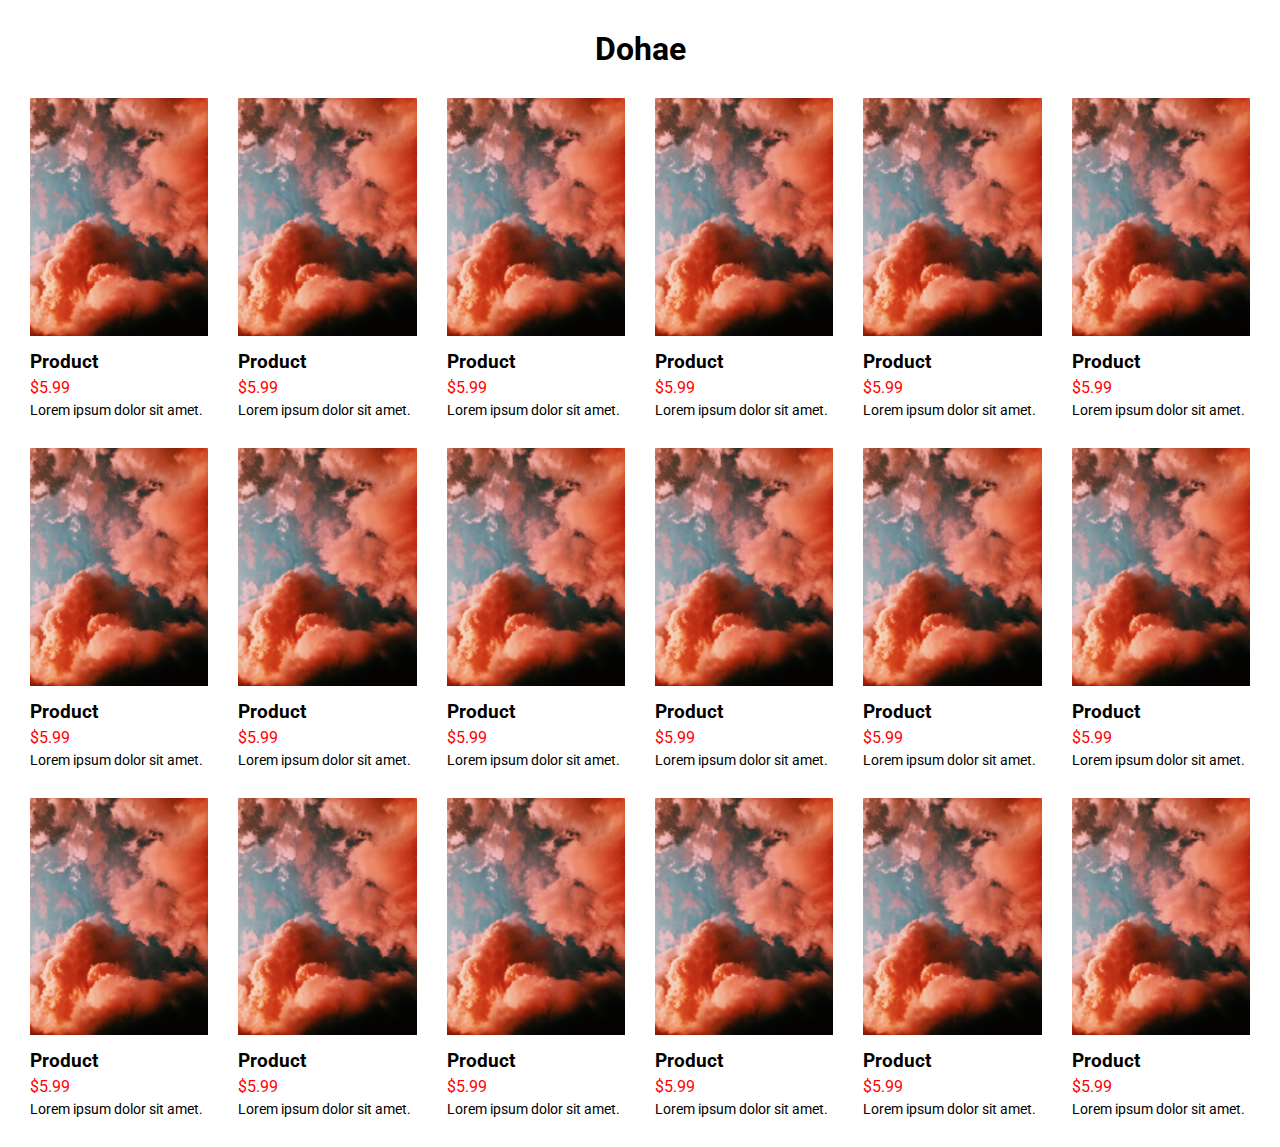
<file: 10-products-list/index.html>
<!DOCTYPE html>
<html lang="en">
  <head>
    <meta charset="UTF-8" />
    <meta http-equiv="X-UA-Compatible" content="IE=edge" />
    <meta name="viewport" content="width=device-width, initial-scale=1.0" />
    <link rel="stylesheet" href="style.css" />
    <link rel="preconnect" href="https://fonts.googleapis.com" />
    <link rel="preconnect" href="https://fonts.gstatic.com" crossorigin />
    <link
      href="https://fonts.googleapis.com/css2?family=Roboto:wght@300;700&display=swap"
      rel="stylesheet"
    />
    <title>Document</title>
  </head>

  <body>
    <header>
      <h1>Dohae</h1>
    </header>

    <main>
      <section>
        <img src="../assets/poster.jpeg" alt="Product" />
        <div>
          <h3>Product</h3>
          <div class="price">$5.99</div>
          <div class="info">Lorem ipsum dolor sit amet.</div>
        </div>
      </section>
      <section>
        <img src="../assets/poster.jpeg" alt="Product" />
        <div>
          <h3>Product</h3>
          <div class="price">$5.99</div>
          <div class="info">Lorem ipsum dolor sit amet.</div>
        </div>
      </section>
      <section>
        <img src="../assets/poster.jpeg" alt="Product" />
        <div>
          <h3>Product</h3>
          <div class="price">$5.99</div>
          <div class="info">Lorem ipsum dolor sit amet.</div>
        </div>
      </section>
      <section>
        <img src="../assets/poster.jpeg" alt="Product" />
        <div>
          <h3>Product</h3>
          <div class="price">$5.99</div>
          <div class="info">Lorem ipsum dolor sit amet.</div>
        </div>
      </section>
      <section>
        <img src="../assets/poster.jpeg" alt="Product" />
        <div>
          <h3>Product</h3>
          <div class="price">$5.99</div>
          <div class="info">Lorem ipsum dolor sit amet.</div>
        </div>
      </section>
      <section>
        <img src="../assets/poster.jpeg" alt="Product" />
        <div>
          <h3>Product</h3>
          <div class="price">$5.99</div>
          <div class="info">Lorem ipsum dolor sit amet.</div>
        </div>
      </section>
      <section>
        <img src="../assets/poster.jpeg" alt="Product" />
        <div>
          <h3>Product</h3>
          <div class="price">$5.99</div>
          <div class="info">Lorem ipsum dolor sit amet.</div>
        </div>
      </section>
      <section>
        <img src="../assets/poster.jpeg" alt="Product" />
        <div>
          <h3>Product</h3>
          <div class="price">$5.99</div>
          <div class="info">Lorem ipsum dolor sit amet.</div>
        </div>
      </section>
      <section>
        <img src="../assets/poster.jpeg" alt="Product" />
        <div>
          <h3>Product</h3>
          <div class="price">$5.99</div>
          <div class="info">Lorem ipsum dolor sit amet.</div>
        </div>
      </section>
      <section>
        <img src="../assets/poster.jpeg" alt="Product" />
        <div>
          <h3>Product</h3>
          <div class="price">$5.99</div>
          <div class="info">Lorem ipsum dolor sit amet.</div>
        </div>
      </section>
      <section>
        <img src="../assets/poster.jpeg" alt="Product" />
        <div>
          <h3>Product</h3>
          <div class="price">$5.99</div>
          <div class="info">Lorem ipsum dolor sit amet.</div>
        </div>
      </section>
      <section>
        <img src="../assets/poster.jpeg" alt="Product" />
        <div>
          <h3>Product</h3>
          <div class="price">$5.99</div>
          <div class="info">Lorem ipsum dolor sit amet.</div>
        </div>
      </section>
      <section>
        <img src="../assets/poster.jpeg" alt="Product" />
        <div>
          <h3>Product</h3>
          <div class="price">$5.99</div>
          <div class="info">Lorem ipsum dolor sit amet.</div>
        </div>
      </section>
      <section>
        <img src="../assets/poster.jpeg" alt="Product" />
        <div>
          <h3>Product</h3>
          <div class="price">$5.99</div>
          <div class="info">Lorem ipsum dolor sit amet.</div>
        </div>
      </section>
      <section>
        <img src="../assets/poster.jpeg" alt="Product" />
        <div>
          <h3>Product</h3>
          <div class="price">$5.99</div>
          <div class="info">Lorem ipsum dolor sit amet.</div>
        </div>
      </section>
      <section>
        <img src="../assets/poster.jpeg" alt="Product" />
        <div>
          <h3>Product</h3>
          <div class="price">$5.99</div>
          <div class="info">Lorem ipsum dolor sit amet.</div>
        </div>
      </section>
      <section>
        <img src="../assets/poster.jpeg" alt="Product" />
        <div>
          <h3>Product</h3>
          <div class="price">$5.99</div>
          <div class="info">Lorem ipsum dolor sit amet.</div>
        </div>
      </section>
      <section>
        <img src="../assets/poster.jpeg" alt="Product" />
        <div>
          <h3>Product</h3>
          <div class="price">$5.99</div>
          <div class="info">Lorem ipsum dolor sit amet.</div>
        </div>
      </section>
    </main>
  </body>
</html>
</file>
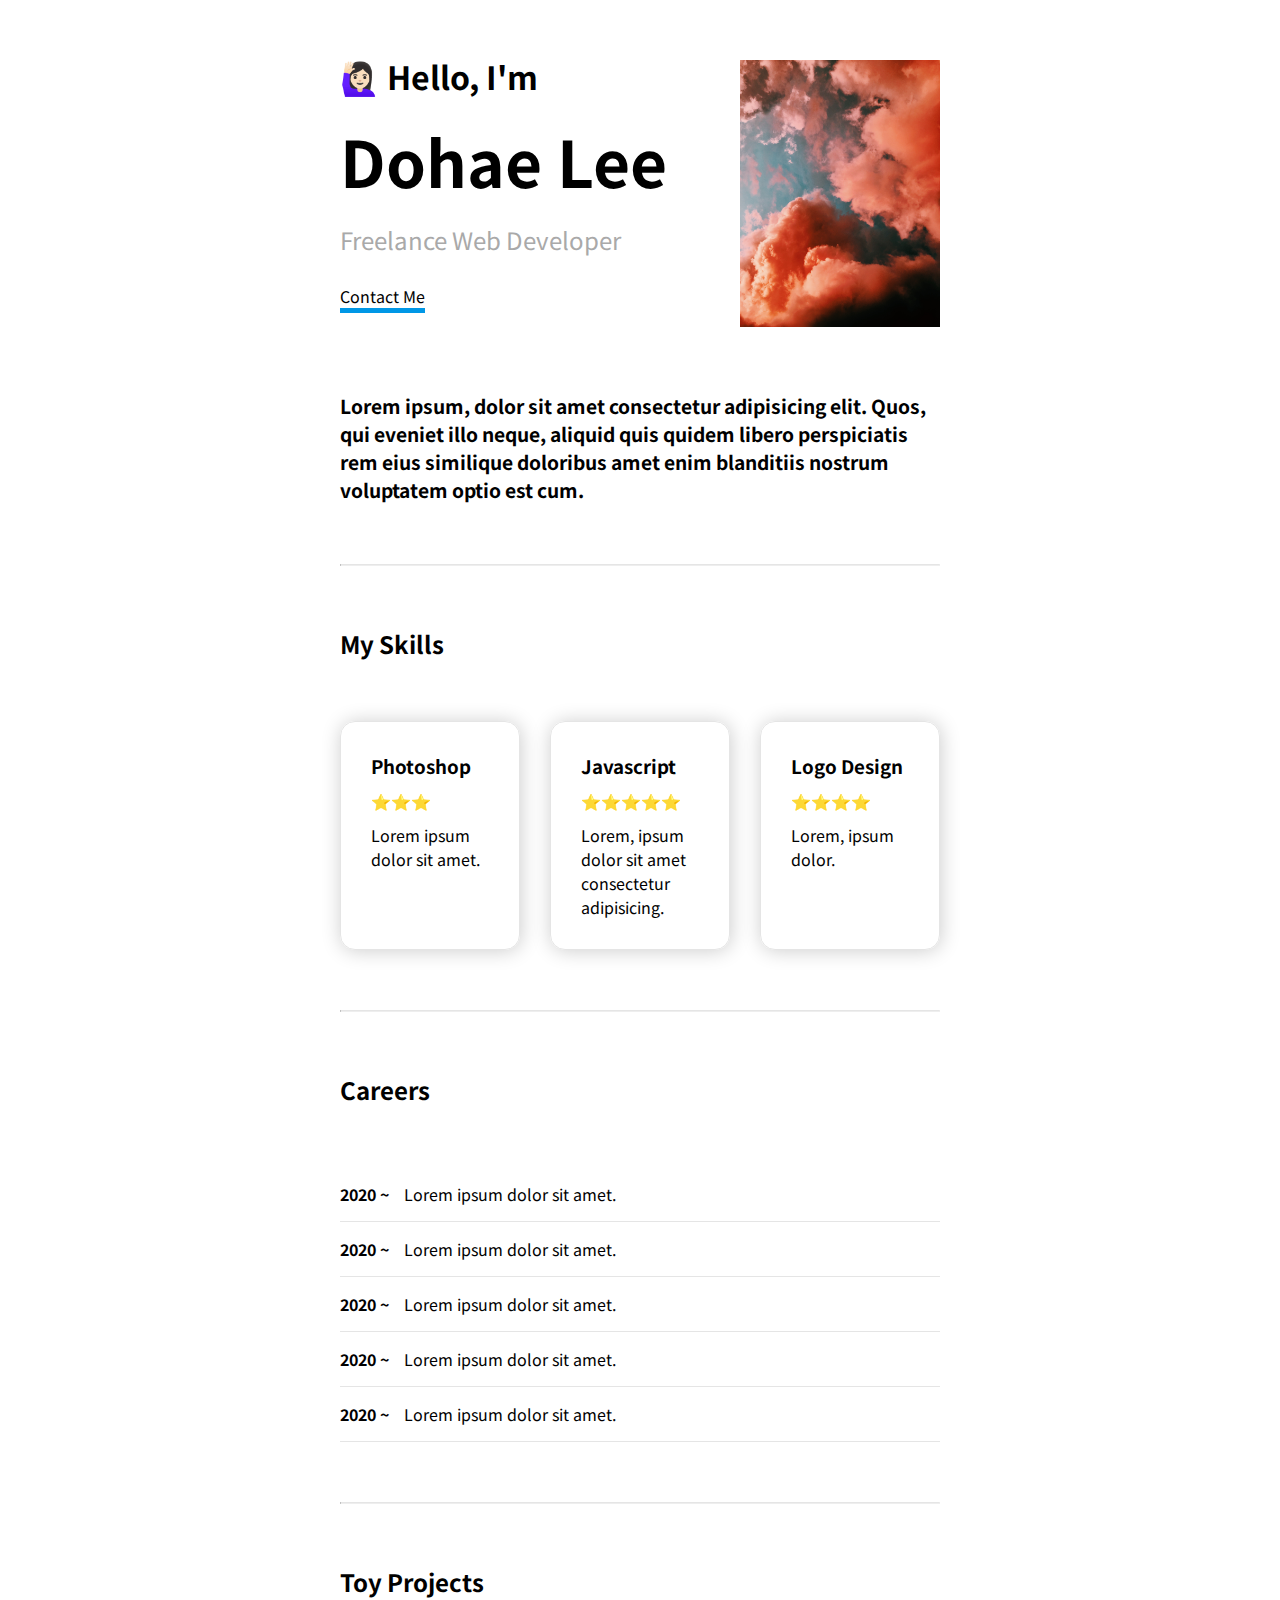
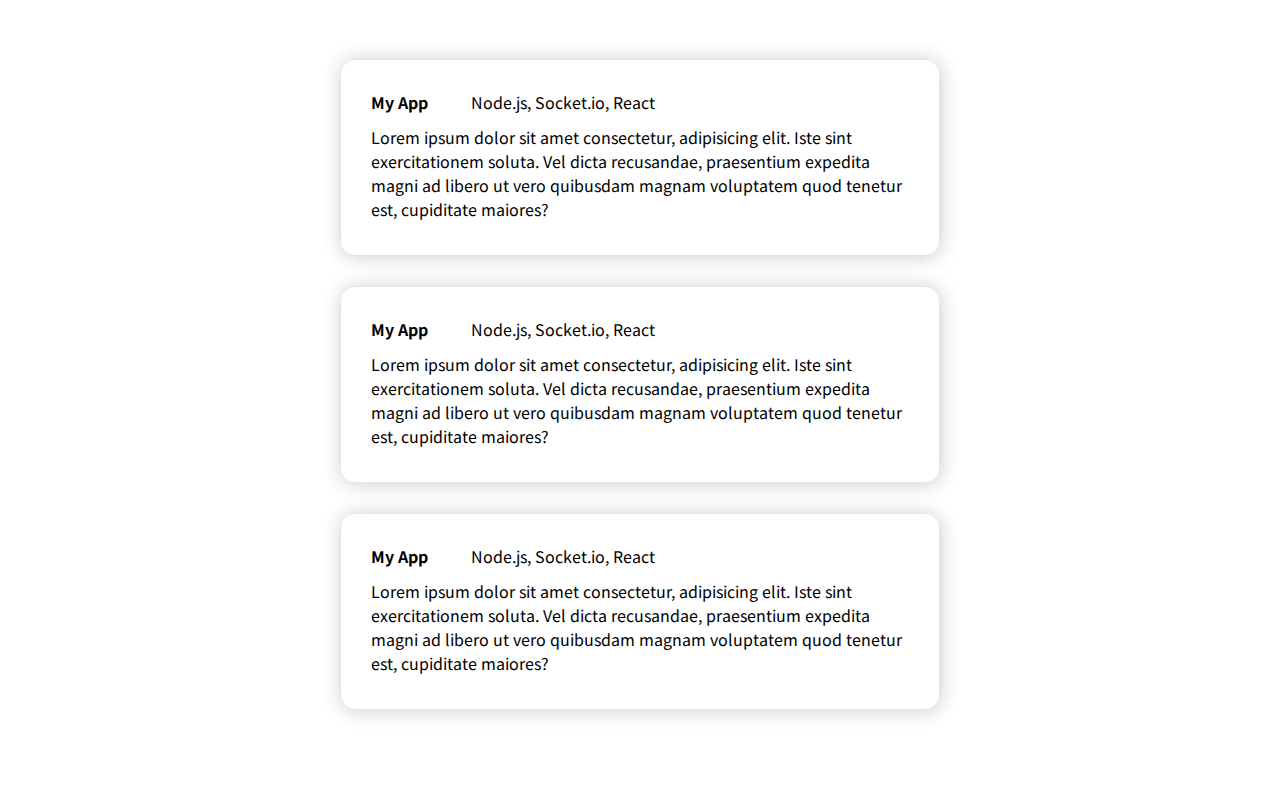
<file: 13-portfolio-page/index.html>
<!DOCTYPE html>
<html lang="en">
  <head>
    <meta charset="UTF-8" />
    <meta http-equiv="X-UA-Compatible" content="IE=edge" />
    <meta name="viewport" content="width=device-width, initial-scale=1.0" />
    <link rel="stylesheet" href="style.css" />
    <link rel="preconnect" href="https://fonts.googleapis.com" />
    <link rel="preconnect" href="https://fonts.gstatic.com" crossorigin />
    <link
      href="https://fonts.googleapis.com/css2?family=Noto+Sans+KR:wght@300;700&display=swap"
      rel="stylesheet"
    />
    <title>Document</title>
  </head>
  <body>
    <div class="container">
      <header>
        <div class="greeting">
          <span class="text-2">🙋🏻‍♀️ Hello, I'm</span><br />
          <span class="text-1">Dohae Lee</span><br />
          <span class="text-3">Freelance Web Developer</span><br />
          <span><a href="mailto:dev.dohaelee@gmail.com">Contact Me</a> </span>
        </div>
        <div class="cover">
          <img src="../assets/poster.jpeg" alt="Cover" />
        </div>
      </header>

      <div class="intro">
        Lorem ipsum, dolor sit amet consectetur adipisicing elit. Quos, qui
        eveniet illo neque, aliquid quis quidem libero perspiciatis rem eius
        similique doloribus amet enim blanditiis nostrum voluptatem optio est
        cum.
      </div>

      <hr class="divider" />
      <h2>My Skills</h2>

      <div class="skills">
        <div class="skill">
          <h3>Photoshop</h3>
          <span class="stars">⭐️⭐️⭐️</span>
          <div class="comment">Lorem ipsum dolor sit amet.</div>
        </div>
        <div class="skill">
          <h3>Javascript</h3>
          <span class="stars">⭐️⭐️⭐️⭐️⭐️</span>
          <div class="comment">
            Lorem, ipsum dolor sit amet consectetur adipisicing.
          </div>
        </div>
        <div class="skill">
          <h3>Logo Design</h3>
          <span class="stars">⭐️⭐️⭐️⭐️</span>
          <div class="comment">Lorem, ipsum dolor.</div>
        </div>
      </div>

      <hr class="divider" />
      <h2>Careers</h2>
      <div class="careers">
        <div class="career">
          <div class="period">2020 ~</div>
          <div class="detail">Lorem ipsum dolor sit amet.</div>
        </div>
        <div class="career">
          <div class="period">2020 ~</div>
          <div class="detail">Lorem ipsum dolor sit amet.</div>
        </div>
        <div class="career">
          <div class="period">2020 ~</div>
          <div class="detail">Lorem ipsum dolor sit amet.</div>
        </div>
        <div class="career">
          <div class="period">2020 ~</div>
          <div class="detail">Lorem ipsum dolor sit amet.</div>
        </div>
        <div class="career">
          <div class="period">2020 ~</div>
          <div class="detail">Lorem ipsum dolor sit amet.</div>
        </div>
      </div>

      <hr class="divider" />
      <h2>Toy Projects</h2>
      <div class="projects">
        <div class="project">
          <div class="title">My App</div>
          <div class="stack">Node.js, Socket.io, React</div>
          <div class="detail">
            Lorem ipsum dolor sit amet consectetur, adipisicing elit. Iste sint
            exercitationem soluta. Vel dicta recusandae, praesentium expedita
            magni ad libero ut vero quibusdam magnam voluptatem quod tenetur
            est, cupiditate maiores?
          </div>
        </div>

        <div class="project">
          <div class="title">My App</div>
          <div class="stack">Node.js, Socket.io, React</div>
          <div class="detail">
            Lorem ipsum dolor sit amet consectetur, adipisicing elit. Iste sint
            exercitationem soluta. Vel dicta recusandae, praesentium expedita
            magni ad libero ut vero quibusdam magnam voluptatem quod tenetur
            est, cupiditate maiores?
          </div>
        </div>

        <div class="project">
          <div class="title">My App</div>
          <div class="stack">Node.js, Socket.io, React</div>
          <div class="detail">
            Lorem ipsum dolor sit amet consectetur, adipisicing elit. Iste sint
            exercitationem soluta. Vel dicta recusandae, praesentium expedita
            magni ad libero ut vero quibusdam magnam voluptatem quod tenetur
            est, cupiditate maiores?
          </div>
        </div>
      </div>
    </div>
  </body>
</html>
</file>
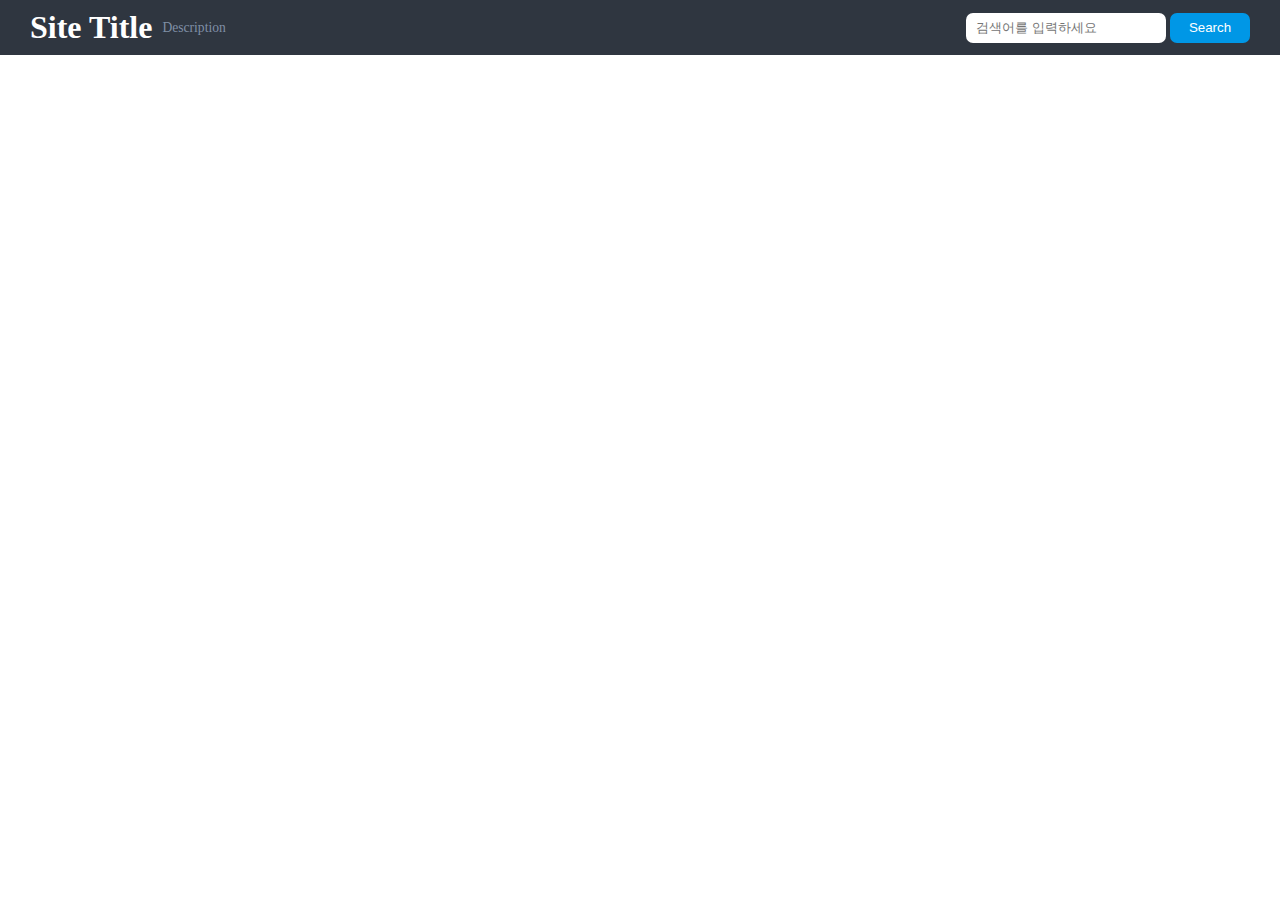
<file: 3-responsive-header/index.html>
<!DOCTYPE html>
<html lang="en">
  <head>
    <meta charset="UTF-8" />
    <meta http-equiv="X-UA-Compatible" content="IE=edge" />
    <meta name="viewport" content="width=device-width, initial-scale=1.0" />
    <link rel="stylesheet" href="style.css" />
    <title>Document</title>
  </head>
  <body>
    <header>
      <div class="title">
        <h1>Site Title</h1>
        <span>Description</span>
      </div>
      <div class="search">
        <form>
          <input type="search" placeholder="검색어를 입력하세요" />
          <button>Search</button>
        </form>
      </div>
    </header>
  </body>
</html>
</file>
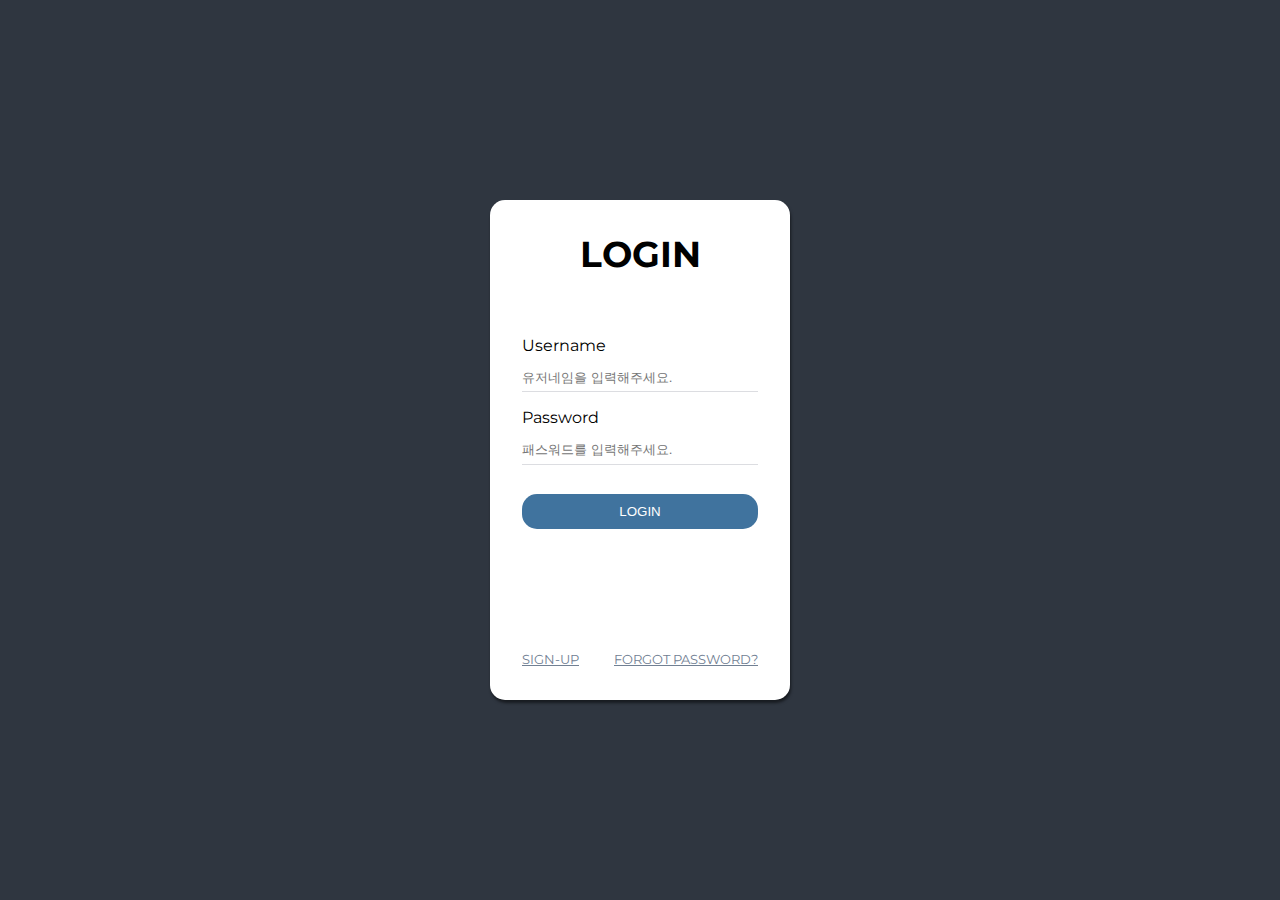
<file: 4-login-form/index.html>
<!DOCTYPE html>
<html lang="en">
  <head>
    <meta charset="UTF-8" />
    <meta http-equiv="X-UA-Compatible" content="IE=edge" />
    <meta name="viewport" content="width=device-width, initial-scale=1.0" />
    <link rel="stylesheet" href="style.css" />
    <link
      rel="stylesheet"
      href="https://cdnjs.cloudflare.com/ajax/libs/font-awesome/5.15.3/css/all.min.css"
      integrity="sha512-iBBXm8fW90+nuLcSKlbmrPcLa0OT92xO1BIsZ+ywDWZCvqsWgccV3gFoRBv0z+8dLJgyAHIhR35VZc2oM/gI1w=="
      crossorigin="anonymous"
      referrerpolicy="no-referrer"
    />
    <link rel="preconnect" href="https://fonts.googleapis.com" />
    <link rel="preconnect" href="https://fonts.gstatic.com" crossorigin />
    <link
      href="https://fonts.googleapis.com/css2?family=Montserrat:wght@300;700&display=swap"
      rel="stylesheet"
    />
    <title>Document</title>
  </head>
  <body>
    <div class="container">
      <div class="title">
        <h2>LOGIN</h2>
      </div>
      <div class="form">
        <form>
          <div class="widget">
            <label for="username">Username</label>
            <input
              type="text"
              placeholder="유저네임을 입력해주세요."
              id="username"
            />
          </div>
          <div class="widget">
            <label for="password">Password</label>
            <input
              type="password"
              placeholder="패스워드를 입력해주세요."
              id="password"
            />
          </div>
          <button>LOGIN</button>
        </form>
      </div>
      <div class="socials">
        <div class="facebook"><i class="fab fa-facebook"></i></div>
        <div class="google"><i class="fab fa-google-plus"></i></div>
        <div class="github"><i class="fab fa-github"></i></div>
      </div>
      <div class="links">
        <div><a href="#">SIGN-UP</a></div>
        <div><a href="#">FORGOT PASSWORD?</a></div>
      </div>
    </div>
  </body>
</html>
</file>
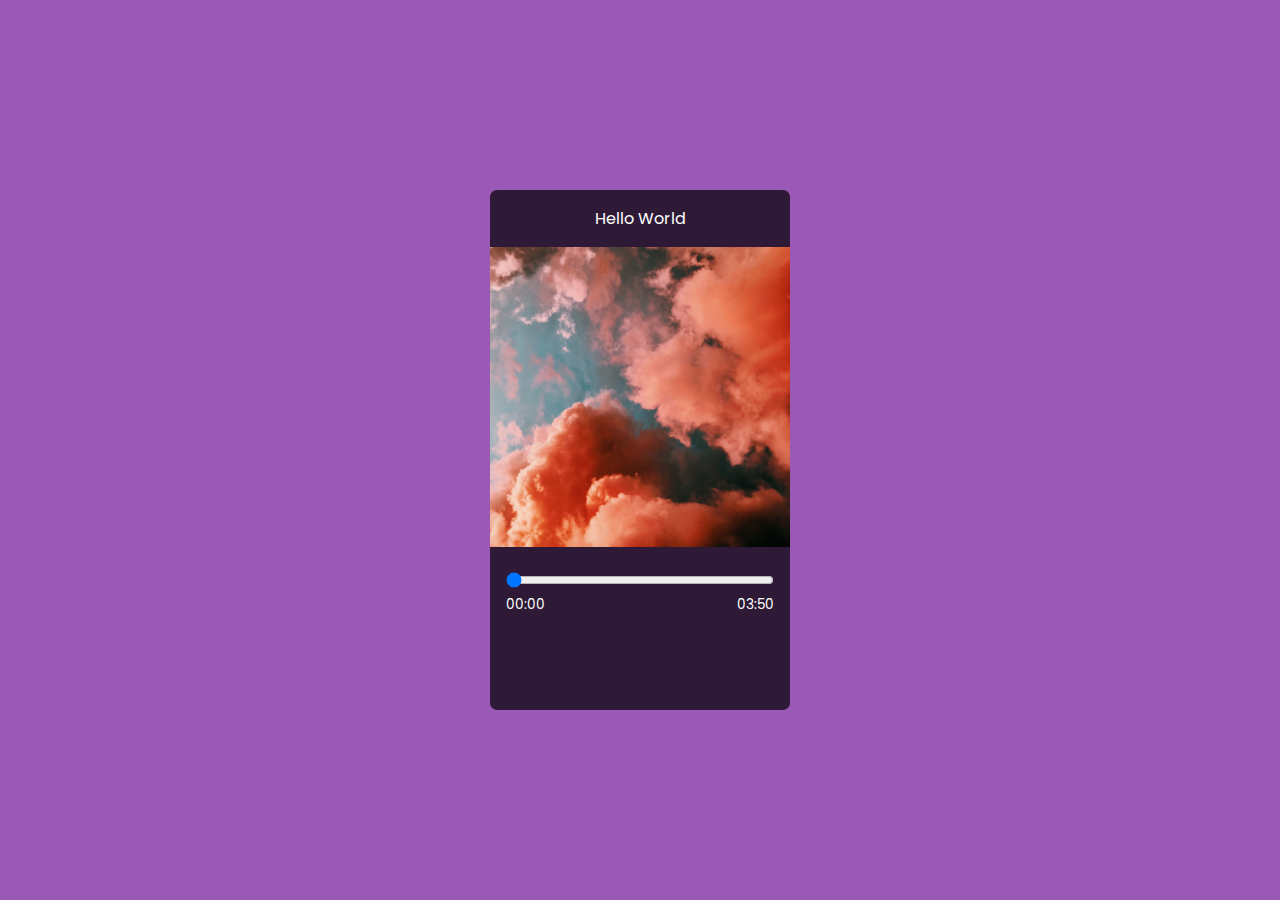
<file: 5-music-player/index.html>
<!-- Photo by <a href="https://unsplash.com/@benwksi?utm_source=unsplash&utm_medium=referral&utm_content=creditCopyText">Ouael Ben Salah</a> on <a href="https://unsplash.com/s/photos/cinematic?utm_source=unsplash&utm_medium=referral&utm_content=creditCopyText">Unsplash</a> -->

<!DOCTYPE html>
<html lang="en">
  <head>
    <meta charset="UTF-8" />
    <meta http-equiv="X-UA-Compatible" content="IE=edge" />
    <meta name="viewport" content="width=device-width, initial-scale=1.0" />
    <link rel="stylesheet" href="style.css" />
    <link
      rel="stylesheet"
      href="https://cdnjs.cloudflare.com/ajax/libs/font-awesome/5.15.3/css/all.min.css"
      integrity="sha512-iBBXm8fW90+nuLcSKlbmrPcLa0OT92xO1BIsZ+ywDWZCvqsWgccV3gFoRBv0z+8dLJgyAHIhR35VZc2oM/gI1w=="
      crossorigin="anonymous"
      referrerpolicy="no-referrer"
    />
    <link rel="preconnect" href="https://fonts.googleapis.com" />
    <link rel="preconnect" href="https://fonts.gstatic.com" crossorigin />
    <link
      href="https://fonts.googleapis.com/css2?family=Poppins:wght@300;700&display=swap"
      rel="stylesheet"
    />
    <title>Document</title>
  </head>
  <body>
    <div class="container">
      <div class="top">
        <div><i class="fas fa-bars"></i></div>
        <div>Hello World</div>
        <div><i class="fas fa-search"></i></div>
      </div>
      <div class="mid">
        <img src="../assets/poster.jpeg" alt="Poster" />
      </div>
      <div class="bottom">
        <div class="progress">
          <input type="range" value="0" />
          <div class="time">
            <span>00:00</span>
            <span>03:50</span>
          </div>
        </div>
        <div class="buttons">
          <i class="fas fa-step-backward"></i>
          <i class="play fas fa-play-circle"></i>
          <i class="fas fa-step-forward"></i>
        </div>
      </div>
    </div>
  </body>
</html>
</file>
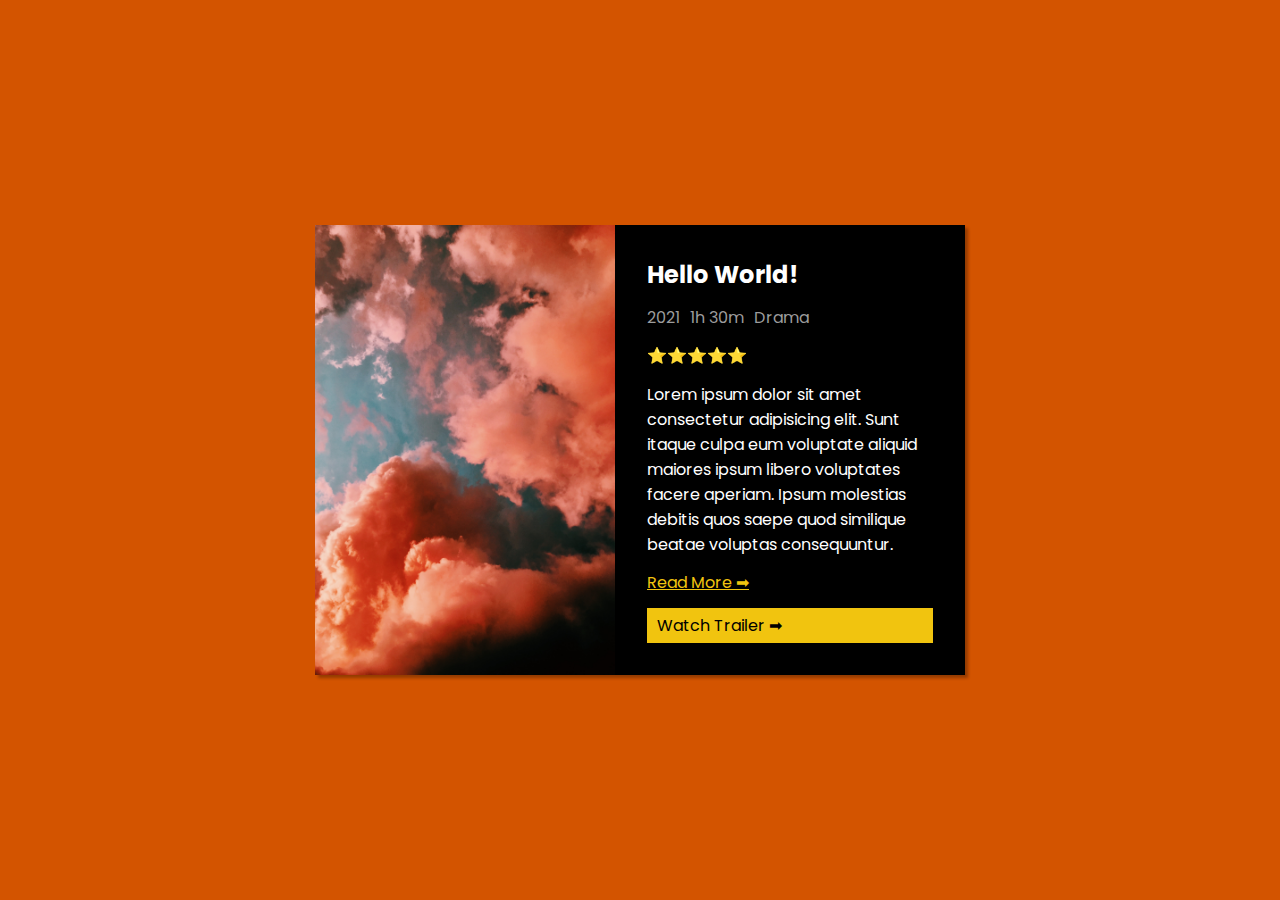
<file: 6-movie-card/index.html>
<!DOCTYPE html>
<html lang="en">
  <head>
    <meta charset="UTF-8" />
    <meta http-equiv="X-UA-Compatible" content="IE=edge" />
    <meta name="viewport" content="width=device-width, initial-scale=1.0" />
    <link rel="stylesheet" href="style.css" />
    <title>Document</title>
  </head>
  <body>
    <div class="container">
      <div class="poster">
        <img src="../assets/poster.jpeg" alt="Poster" />
      </div>

      <div class="detail">
        <div class="title">
          <h2>Hello World!</h2>
        </div>

        <div class="info">
          <span>2021</span>
          <span>1h 30m</span>
          <span>Drama</span>
        </div>

        <div class="rate">⭐️⭐️⭐️⭐️⭐️</div>

        <div class="synopsis">
          Lorem ipsum dolor sit amet consectetur adipisicing elit. Sunt itaque
          culpa eum voluptate aliquid maiores ipsum libero voluptates facere
          aperiam. Ipsum molestias debitis quos saepe quod similique beatae
          voluptas consequuntur.
        </div>

        <div class="read-more">Read More ➡</div>
        <div class="watch">Watch Trailer ➡</div>
      </div>
    </div>
  </body>
</html>
</file>
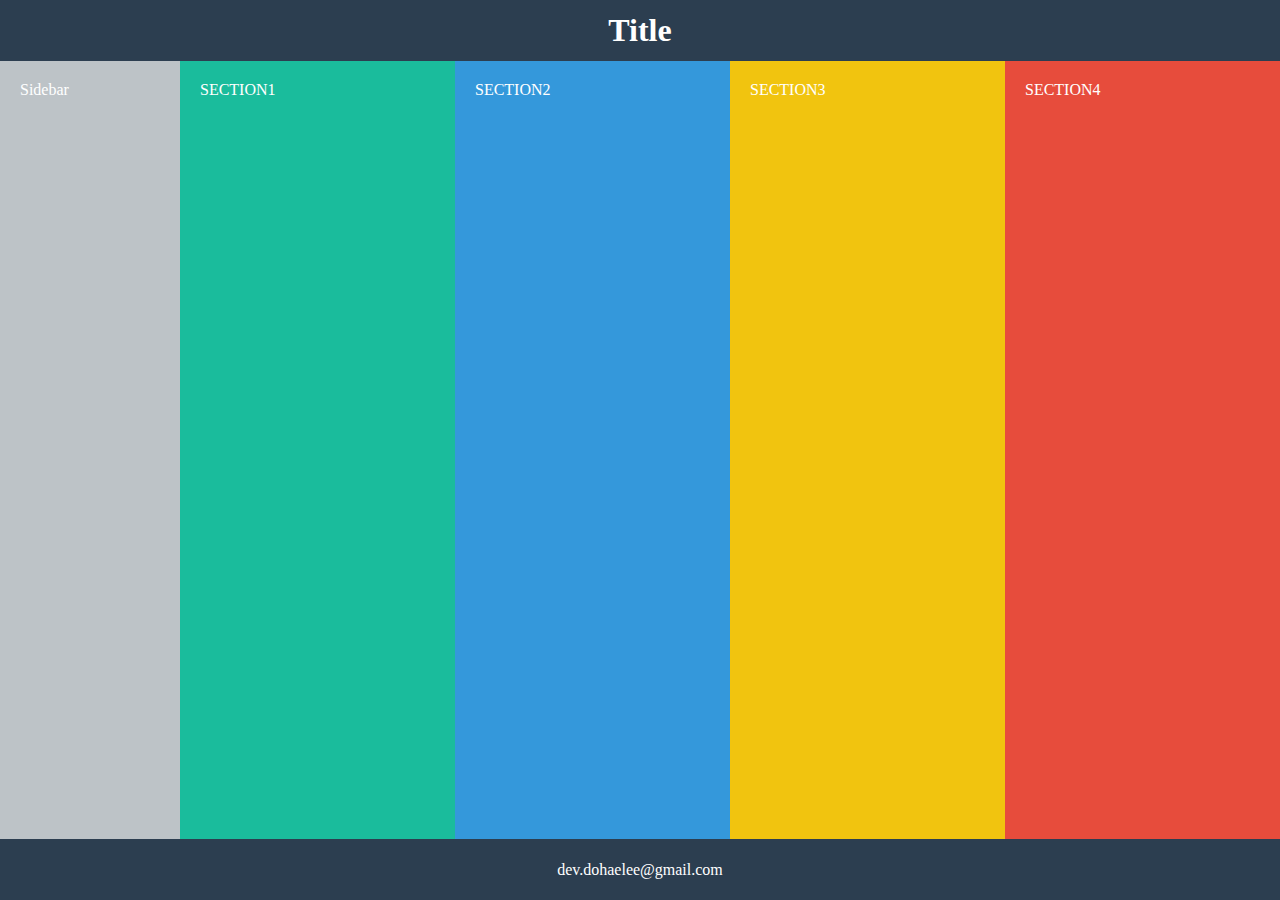
<file: 7-responsive-layout/index.html>
<!DOCTYPE html>
<html lang="en">
  <head>
    <meta charset="UTF-8" />
    <meta http-equiv="X-UA-Compatible" content="IE=edge" />
    <meta name="viewport" content="width=device-width, initial-scale=1.0" />
    <link rel="stylesheet" href="style.css" />
    <title>Document</title>
  </head>
  <body>
    <div class="container">
      <header>
        <h1>Title</h1>
      </header>

      <div class="contents">
        <aside>Sidebar</aside>
        <main>
          <section class="box1">SECTION1</section>
          <section class="box2">SECTION2</section>
          <section class="box3">SECTION3</section>
          <section class="box4">SECTION4</section>
        </main>
      </div>

      <footer>
        <span>dev.dohaelee@gmail.com</span>
      </footer>
    </div>
  </body>
</html>
</file>
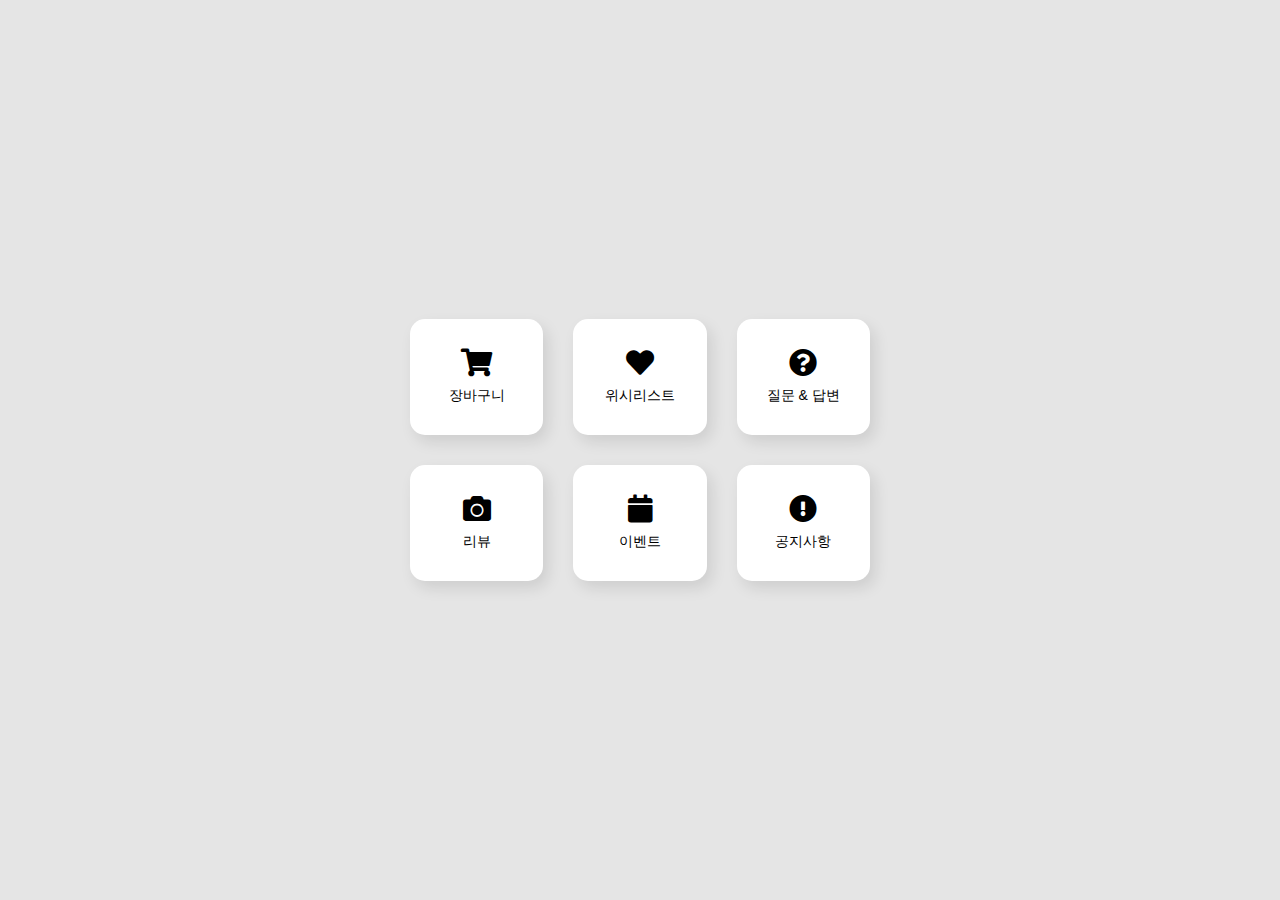
<file: 8-menu-buttons/index.html>
<!DOCTYPE html>
<html lang="en">
  <head>
    <meta charset="UTF-8" />
    <meta http-equiv="X-UA-Compatible" content="IE=edge" />
    <meta name="viewport" content="width=device-width, initial-scale=1.0" />
    <link rel="stylesheet" href="style.css" />
    <link
      rel="stylesheet"
      href="https://cdnjs.cloudflare.com/ajax/libs/font-awesome/5.15.4/css/all.min.css"
      integrity="sha512-1ycn6IcaQQ40/MKBW2W4Rhis/DbILU74C1vSrLJxCq57o941Ym01SwNsOMqvEBFlcgUa6xLiPY/NS5R+E6ztJQ=="
      crossorigin="anonymous"
      referrerpolicy="no-referrer"
    />
    <title>Document</title>
  </head>
  <body>
    <div class="container">
      <div class="menu">
        <i class="fas fa-shopping-cart"></i>
        <div>장바구니</div>
      </div>
      <div class="menu">
        <i class="fas fa-heart"></i>
        <div>위시리스트</div>
      </div>
      <div class="menu">
        <i class="fas fa-question-circle"></i>
        <div>질문 & 답변</div>
      </div>
      <div class="menu">
        <i class="fas fa-camera"></i>
        <div>리뷰</div>
      </div>
      <div class="menu">
        <i class="fas fa-calendar"></i>
        <div>이벤트</div>
      </div>
      <div class="menu">
        <i class="fas fa-exclamation-circle"></i>
        <div>공지사항</div>
      </div>
    </div>
  </body>
</html>
</file>
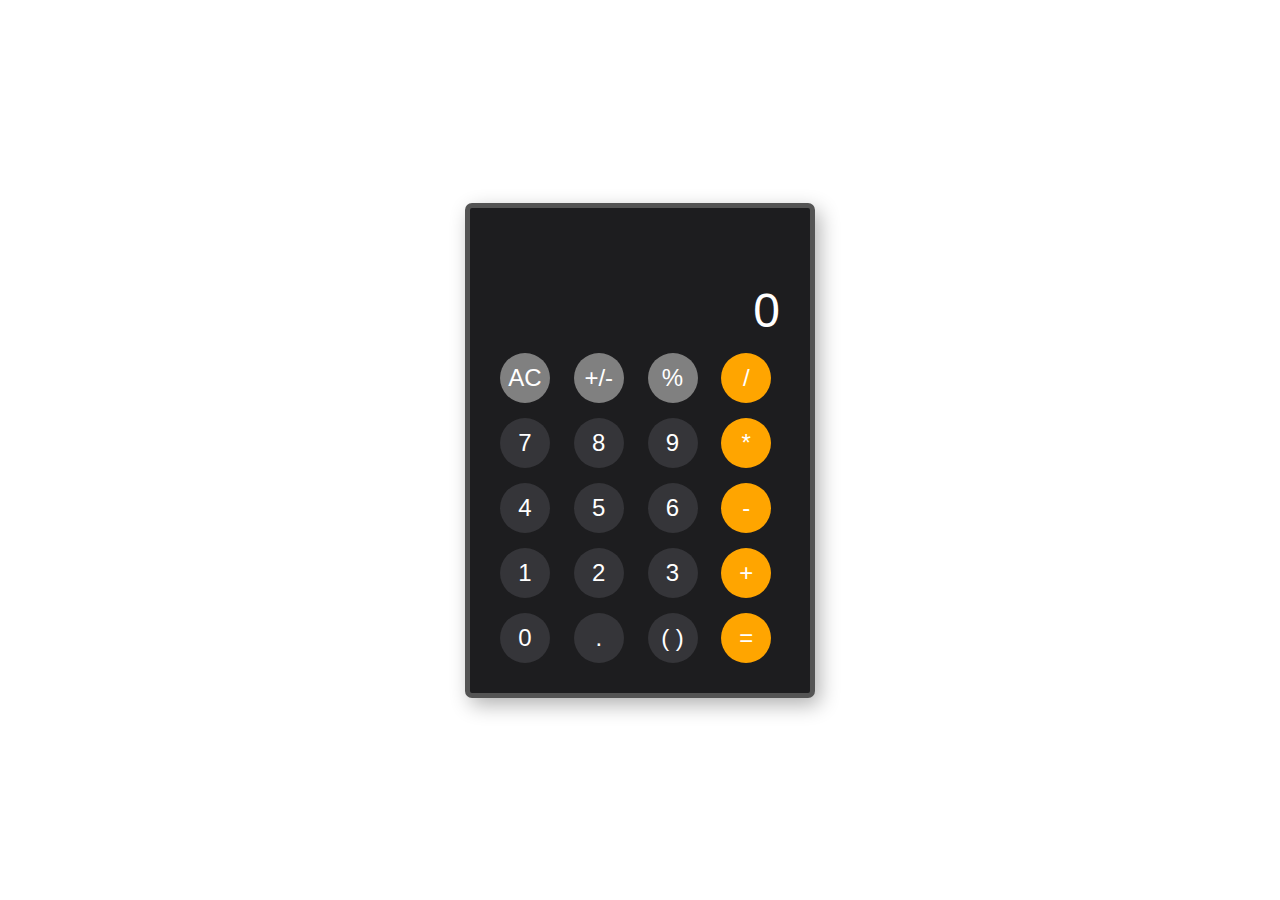
<file: 9-calculator/index.html>
<!DOCTYPE html>
<html lang="en">
  <head>
    <meta charset="UTF-8" />
    <meta http-equiv="X-UA-Compatible" content="IE=edge" />
    <meta name="viewport" content="width=device-width, initial-scale=1.0" />
    <link rel="stylesheet" href="style.css" />
    <title>Document</title>
  </head>
  <body>
    <div class="container">
      <div class="screen">0</div>
      <div class="buttons">
        <div class="button grey">AC</div>
        <div class="button grey">+/-</div>
        <div class="button grey">%</div>
        <div class="button orange">/</div>
        <div class="button">7</div>
        <div class="button">8</div>
        <div class="button">9</div>
        <div class="button orange">*</div>
        <div class="button">4</div>
        <div class="button">5</div>
        <div class="button">6</div>
        <div class="button orange">-</div>
        <div class="button">1</div>
        <div class="button">2</div>
        <div class="button">3</div>
        <div class="button orange">+</div>
        <div class="button">0</div>
        <div class="button">.</div>
        <div class="button">( )</div>
        <div class="button orange">=</div>
      </div>
    </div>
  </body>
</html>
</file>
<file: 10-products-list/style.css>
* {
  margin: 0;
  padding: 0;
  box-sizing: border-box;
}

body {
  font-family: 'Roboto', sans-serif;
  padding: 30px;
}

header {
  margin-bottom: 30px;
  text-align: center;
}

main {
  display: grid;
  grid-template-columns: repeat(6, 1fr);
  gap: 30px;
}

img {
  width: 100%;
  height: auto;
}

section {
  display: flex;
  flex-direction: column;
  row-gap: 15px;
}

/* .product */
section > div {
  display: flex;
  flex-direction: column;
  row-gap: 5px;
}

.price {
  color: red;
}

.info {
  font-size: 85%;
}

@media screen and (max-width: 1000px) {
  main {
    grid-template-columns: repeat(4, 1fr);
  }
}

@media screen and (max-width: 600px) {
  main {
    grid-template-columns: repeat(3, 1fr);
  }
}
</file>
<file: 13-portfolio-page/style.css>
* {
  margin: 0;
  padding: 0;
  box-sizing: border-box;
}

body {
  font-family: 'Noto Sans KR', sans-serif;
  display: flex;
  justify-content: center;
}

.container {
  width: 600px;
  display: flex;
  flex-direction: column;
  row-gap: 60px;
  padding: 60px 0;
}

header {
  display: grid;
  grid-template-columns: 2fr 1fr;
}

img {
  width: 100%;
  height: auto;
}

.text-1 {
  font-weight: bold;
  font-size: 4em;
}

.text-2 {
  font-weight: bold;
  font-size: 2em;
}

.text-3 {
  font-size: 1.5em;
  color: darkgrey;
}

a {
  color: inherit;
  text-decoration: none;
  border-bottom: 5px solid #0097e6;
}

.greeting {
  line-height: 1;
  display: flex;
  flex-direction: column;
  row-gap: 10px;
}

.intro {
  font-size: 1.2em;
  font-weight: bold;
}

hr.divider {
  border-top: 1px solid #e5e5e5;
}

.skills {
  display: grid;
  grid-template-columns: repeat(3, 1fr);
  column-gap: 30px;
}

.skill {
  border: 1px solid #e5e5e5;
  box-shadow: 1px 1px 20px rgba(0, 0, 0, 0.2);
  border-radius: 15px;
  padding: 30px;
  display: flex;
  flex-direction: column;
  row-gap: 10px;
}

.career {
  display: flex;
  column-gap: 15px;
  border-bottom: 1px solid #e5e5e5;
  padding: 15px 0;
}

.period {
  font-weight: bold;
}

.project {
  border: 1px solid #e5e5e5;
  box-shadow: 1px 1px 20px rgba(0, 0, 0, 0.2);
  border-radius: 15px;
  padding: 30px;
  display: grid;
  grid-template-columns: 100px 1fr;
  grid-template-rows: 35px 100px;
  margin-bottom: 30px;
}

.detail {
  grid-column: span 2;
}

.title {
  font-weight: bold;
}
</file>
<file: 3-responsive-header/style.css>
* {
  margin: 0;
  padding: 0;
  box-sizing: border-box;
}

header {
  display: flex;
  height: 55px;
  background-color: #2f3640;
  color: white;
  justify-content: space-between;
  align-items: center;
  padding: 0 30px;
}

.title {
  display: flex;
  align-items: center;
  column-gap: 10px;
}

span {
  font-size: 0.85em;
  color: #7f8fa6;
}

input {
  width: 200px;
  height: 30px;
  padding: 0 10px;
  border: none;
  border-radius: 7px;
  outline: none;
}

button {
  width: 80px;
  height: 30px;
  border-radius: 7px;
  border: none;
  background-color: #0097e6;
  color: white;
}

@media (max-width: 600px) {
  header {
    flex-direction: column;
    height: max-content;
    padding: 20px;
  }

  span {
    display: none;
  }
}
</file>
<file: 4-login-form/style.css>
* {
  margin: 0;
  padding: 0;
  box-sizing: border-box;
}

body {
  font-family: 'Montserrat', sans-serif;
  height: 100vh;
  display: flex;
  justify-content: center;
  align-items: center;
  background-color: #2f3640;
}

.container {
  background-color: white;
  box-shadow: 1px 3px 3px rgba(0, 0, 0, 0.5);
  padding: 2em;
  border-radius: 15px;
  width: 300px;
  height: 500px;
  display: flex;
  flex-direction: column;
  justify-content: space-between;
}

.title {
  font-size: 24px;
  text-align: center;
}

.widget {
  display: flex;
  flex-direction: column;
  row-gap: 0.5em;
  margin-bottom: 1em;
}

input {
  border: none;
  outline: none;
  padding: 0.5em 0;
  border-bottom: 1px solid #dcdde1;
}

button {
  width: 100%;
  height: 35px;
  border-radius: 15px;
  border: none;
  background-color: #40739e;
  color: white;
  margin-top: 1em;
}

i {
  font-size: 2.5em;
}

.socials {
  display: flex;
  justify-content: center;
  column-gap: 1em;
}

.facebook {
  color: #273c75;
}

.google {
  color: #c23616;
}

.github {
  color: #2f3640;
}

.links a {
  color: #718093;
  font-size: 0.8em;
}

.links {
  display: flex;
  justify-content: space-between;
}
</file>
<file: 5-music-player/style.css>
* {
  margin: 0;
  padding: 0;
  box-sizing: border-box;
}

body {
  font-family: 'Poppins', sans-serif;
  background-color: #9b59b6;
  height: 100vh;
  display: flex;
  justify-content: center;
  align-items: center;
}

.container {
  width: 300px;
  height: 520px;
  background-color: rgba(0, 0, 0, 0.7);
  color: white;
  border-radius: 7px;
}

.top {
  display: flex;
  justify-content: space-between;
  padding: 1em;
}

.mid {
  aspect-ratio: 1 / 1;
}

img {
  width: 100%;
  height: 100%;
  object-fit: cover;
}

.bottom {
  padding: 1em;
}

input {
  width: 100%;
}

.time {
  display: flex;
  justify-content: space-between;
  font-size: 85%;
}

.buttons {
  font-size: 2em;
  display: flex;
  justify-content: center;
  align-items: center;
  column-gap: 1em;
  margin: 0.5em 0;
}

.play {
  font-size: 1.5em;
}
</file>
<file: 6-movie-card/style.css>
@import url('https://fonts.googleapis.com/css2?family=Poppins:wght@400;700&display=swap');

* {
  margin: 0;
  padding: 0;
  box-sizing: border-box;
}

body {
  font-family: 'Poppins', sans-serif;
  background-color: #d35400;
  height: 100vh;
  display: flex;
  justify-content: center;
  align-items: center;
}

.container {
  width: 650px;
  height: 450px;
  background-color: black;
  color: white;
  box-shadow: 3px 3px 3px rgba(0, 0, 0, 0.3);
  display: flex;
}

.poster {
  width: 300px;
  aspect-ratio: 3 / 4;
}

img {
  width: 100%;
  height: 100%;
  object-fit: cover;
}

.detail {
  padding: 2em;
  display: flex;
  flex-direction: column;
  justify-content: space-between;
}

.info span {
  color: #9c9c9c;
}

.info {
  display: flex;
  column-gap: 10px;
}

.read-more {
  color: #f1c40f;
  text-decoration: underline;
}

.watch {
  width: 100%;
  height: 35px;
  background-color: #f1c40f;
  color: black;
  display: flex;
  align-items: center;
  padding-left: 10px;
}

/* @media screen and (max-width: 600px) {
  .container {
    flex-direction: column;
    width: min-content;
    height: max-content;
  }
} */
</file>
<file: 7-responsive-layout/style.css>
* {
  margin: 0;
  padding: 0;
  box-sizing: border-box;
}

.container {
  display: flex;
  flex-direction: column;
  height: 100vh;
  color: white;
}

header {
  height: 70px;
  display: flex;
  justify-content: center;
  align-items: center;
  background-color: #2c3e50;
}

.contents {
  display: flex;
  height: 100%;
}

aside {
  background-color: #bdc3c7;
  flex-basis: 180px;
  flex-shrink: 0;
  padding: 20px;
}

main {
  display: flex;
}

.box1 {
  background-color: #1abc9c;
}

.box2 {
  background-color: #3498db;
}

.box3 {
  background-color: #f1c40f;
}

.box4 {
  background-color: #e74c3c;
}

section {
  flex: 1 200px;
  background-color: white;
  padding: 20px;
}

main {
  flex: 1;
  display: flex;
  flex-wrap: wrap;
}

footer {
  height: 70px;
  background-color: #2c3e50;
  display: flex;
  justify-content: center;
  align-items: center;
}

@media (max-width: 600px) {
  aside {
    display: none;
  }

  section {
    flex: 1 100%;
  }
}
</file>
<file: 8-menu-buttons/style.css>
* {
  margin: 0;
  padding: 0;
  box-sizing: border-box;
}

body {
  font-family: -apple-system, BlinkMacSystemFont, 'Segoe UI', Roboto, Oxygen,
    Ubuntu, Cantarell, 'Open Sans', 'Helvetica Neue', sans-serif;
  font-size: 14px;
  display: flex;
  justify-content: center;
  align-items: center;
  height: 100vh;
  background-color: #e5e5e5;
}

.container {
  display: grid;
  grid-template-columns: repeat(3, 1fr);
  gap: 30px;
}

.menu {
  background-color: white;
  border-radius: 15px;
  padding: 30px;
  display: flex;
  flex-direction: column;
  justify-content: center;
  align-items: center;
  row-gap: 10px;
  box-shadow: 5px 7px 15px rgba(0, 0, 0, 0.1);
}

i {
  font-size: 200%;
}

.menu:hover {
  background-color: #2c3e50;
  color: white;
}
</file>
<file: 9-calculator/style.css>
* {
  margin: 0;
  padding: 0;
  box-sizing: border-box;
}

body {
  font-family: -apple-system, BlinkMacSystemFont, 'Segoe UI', Roboto, Oxygen,
    Ubuntu, Cantarell, 'Open Sans', 'Helvetica Neue', sans-serif;
  font-size: 24px;
  height: 100vh;
  display: flex;
  justify-content: center;
  align-items: center;
}

.container {
  width: 350px;
  padding: 30px;
  border-radius: 7px;
  background-color: rgb(29, 29, 31);
  color: white;
  border: 5px solid rgb(84, 84, 84);
  box-shadow: 5px 7px 20px rgba(0, 0, 0, 0.3);
}

.screen {
  height: 100px;
  display: flex;
  justify-content: flex-end;
  align-items: flex-end;
  font-size: 200%;
  margin-bottom: 15px;
}

.buttons {
  display: grid;
  grid-template-columns: repeat(4, 1fr);
  gap: 15px;
}

.button {
  display: flex;
  justify-content: center;
  align-items: center;
  background-color: rgb(53, 53, 57);
  width: 50px;
  height: 50px;
  border-radius: 50px;
}

.grey {
  background-color: grey;
}

.orange {
  background-color: orange;
}
</file>
